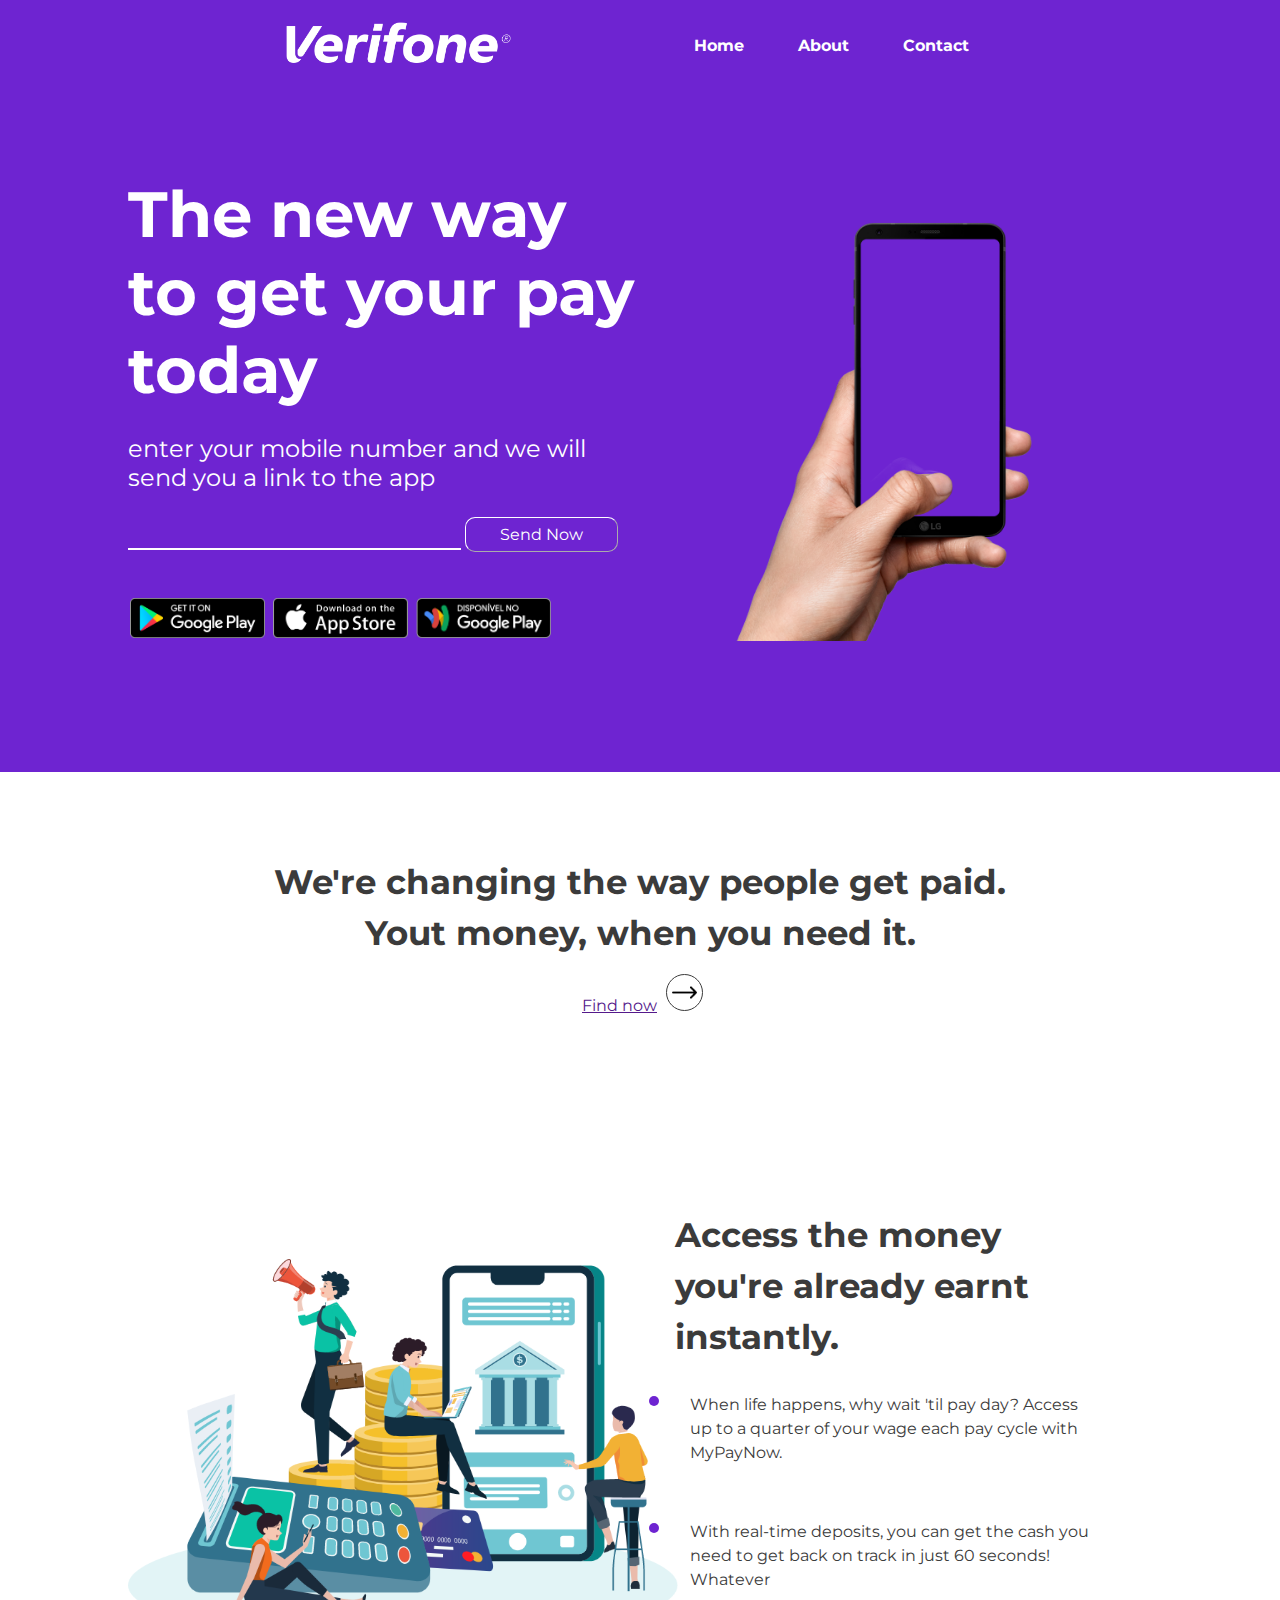
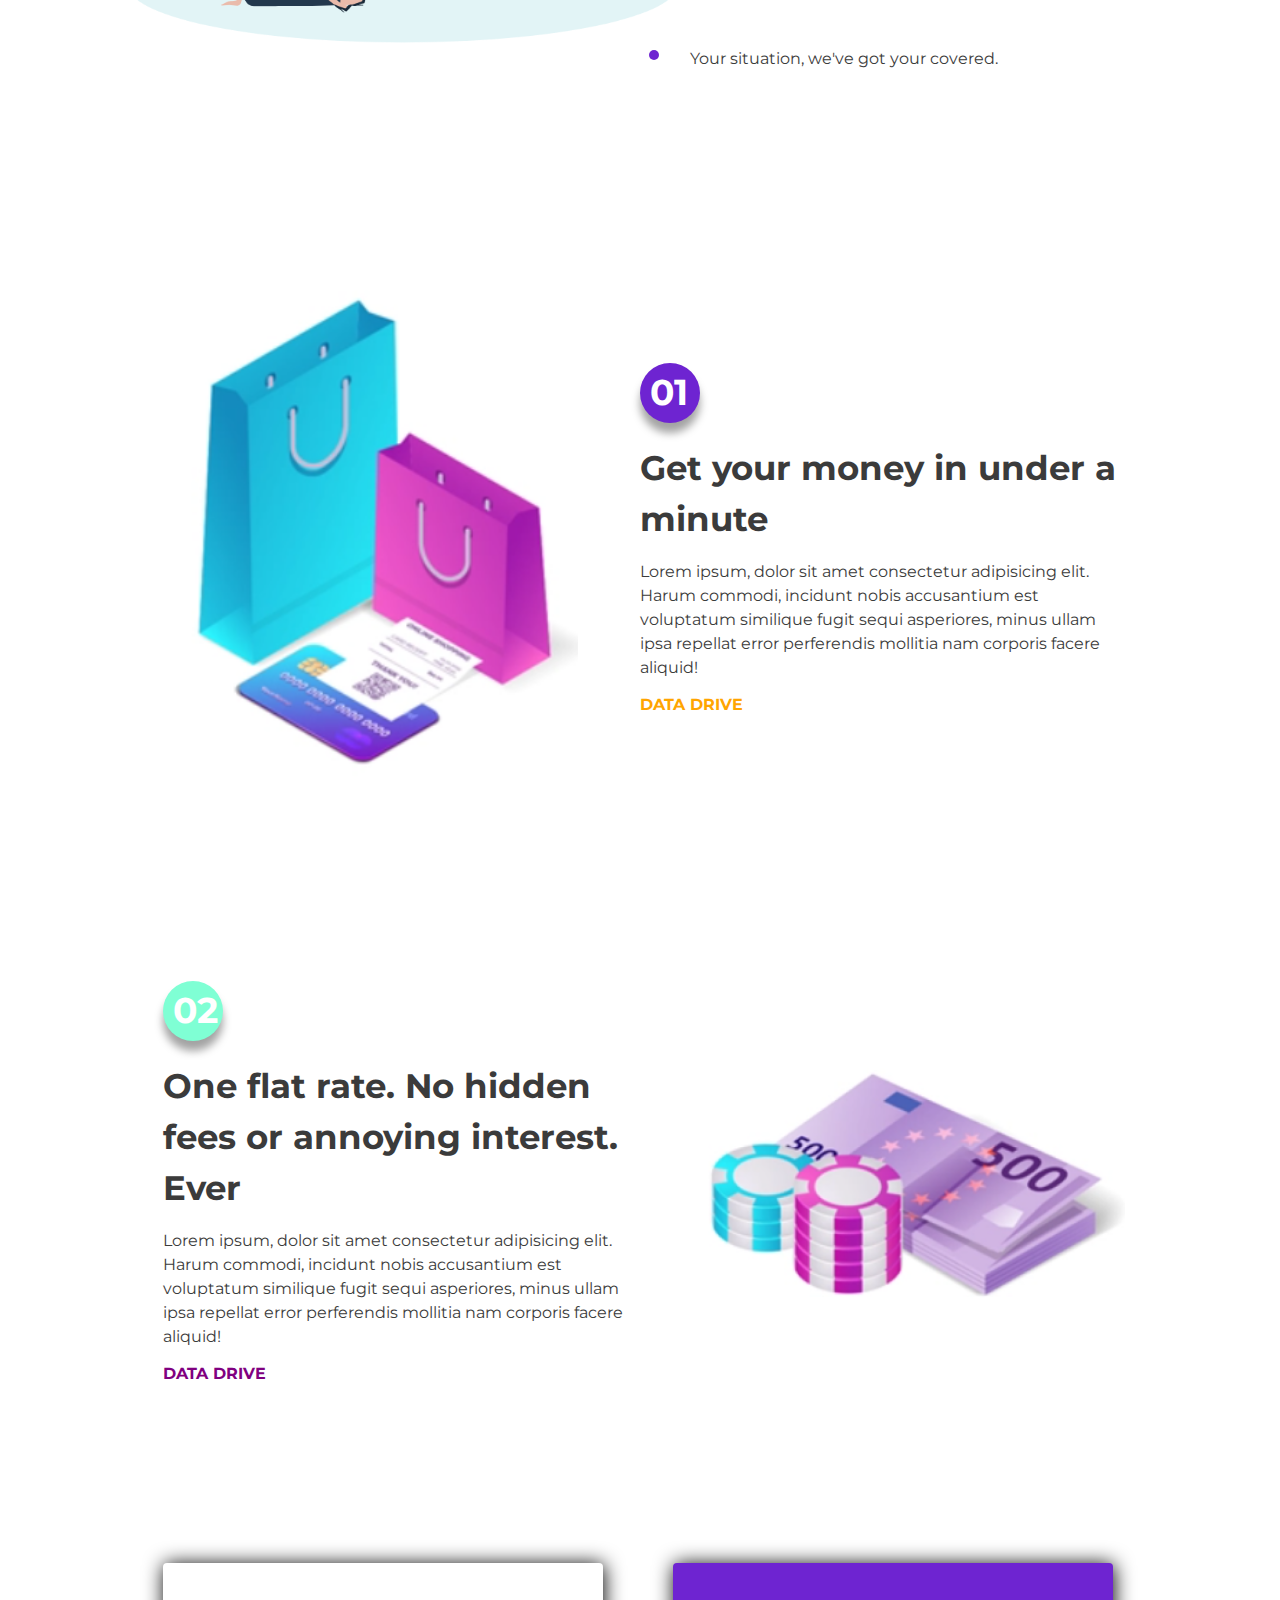
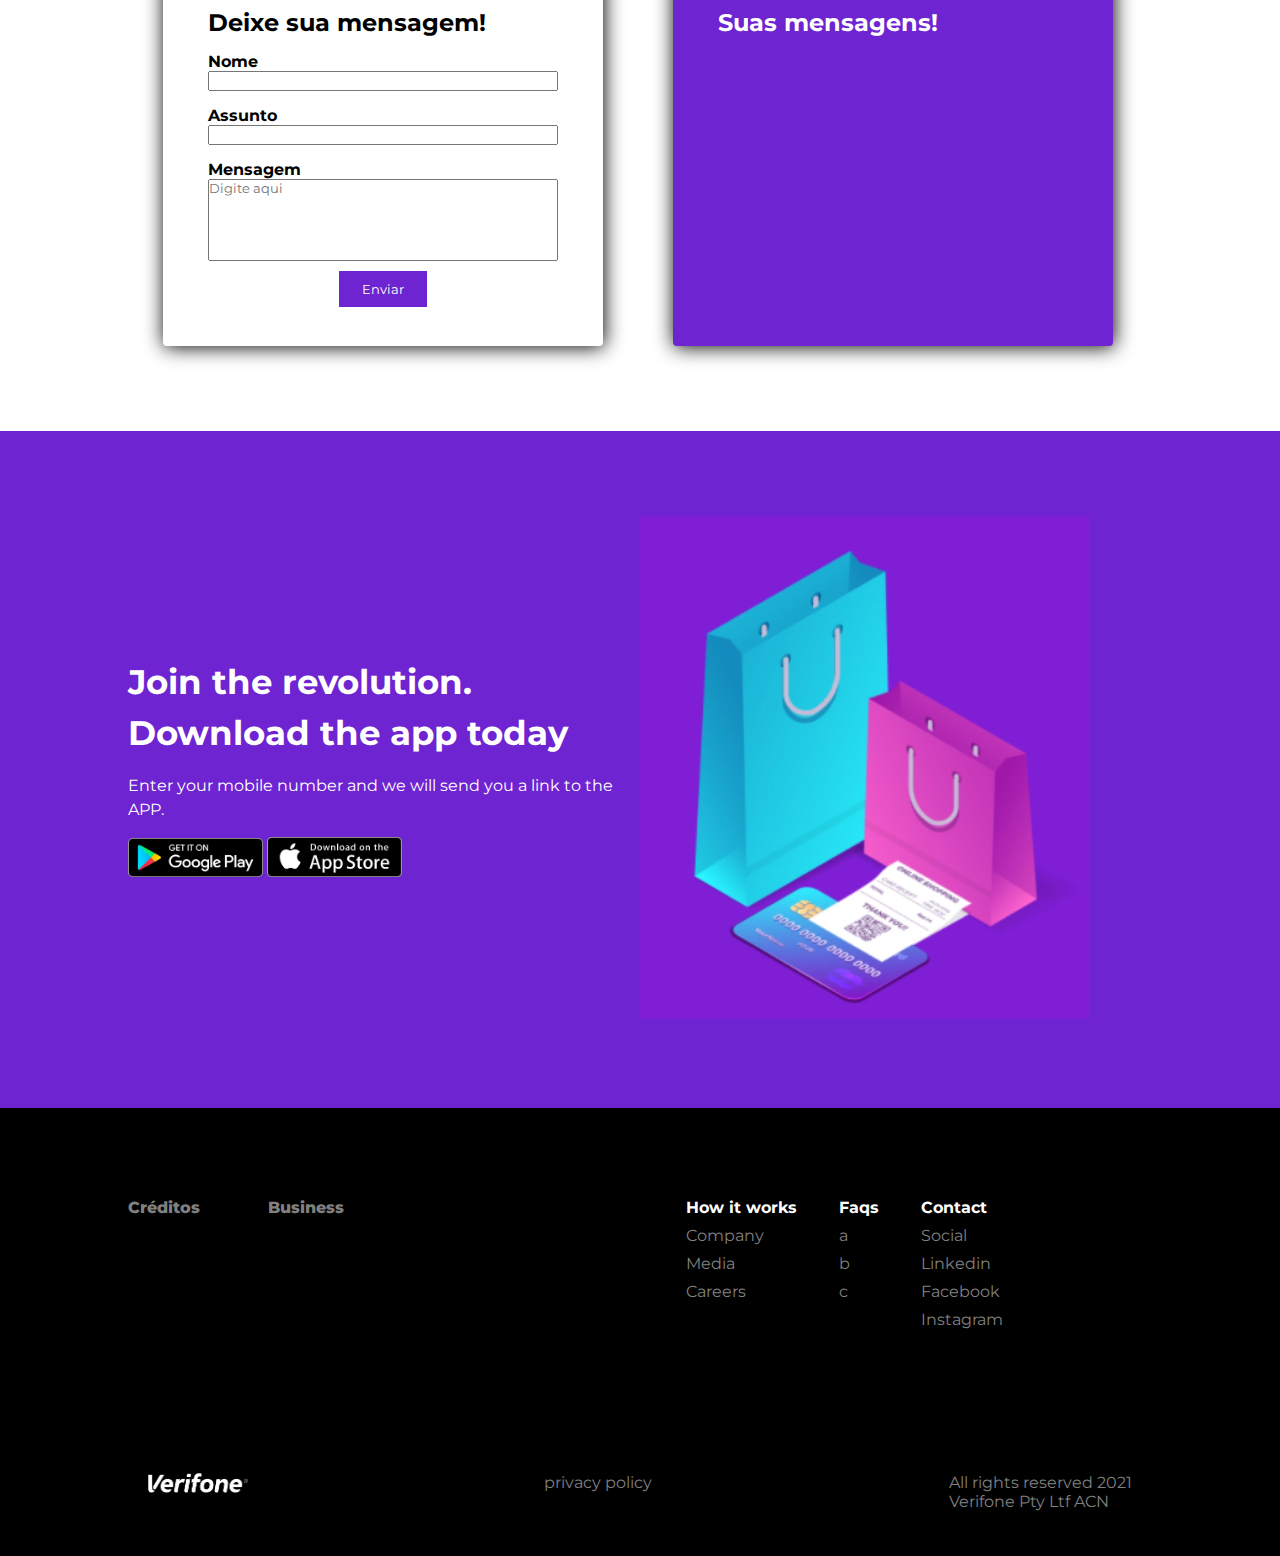
<file: index.html>
<!DOCTYPE html>
<html lang="PT-BR">
  <head>
    <meta charset="UTF-8" />
    <meta http-equiv="X-UA-Compatible" content="IE=edge" />
    <meta name="viewport" content="width=device-width, initial-scale=1.0" />
    <link rel="stylesheet" href="./style.css" />

    <title>Home</title>
  </head>
  <body>
    <header class="header">
      <a href="#">
        <img
          src="./assets/img/generic-logo.png"
          width="225px"
          alt="logomarca"
        />
      </a>

      <nav class="navbar">
        <a href="./index.html" title="Home">Home</a>

        <a href="./pages/about/index.html" title="About">About</a>

        <a href="./pages/contact/index.html" title="Contact">Contact</a>
      </nav>
    </header>

    <div id="destaque">
      <div id="left">
        <h2>The new way to get your pay today</h2>
        <p>enter your mobile number and we will send you a link to the app</p>
        <input type="text" name="" id="" />
        <button type="submit">Send Now</button>
        <div class="tags">
          <img src="./assets/img/tag-playstore.png" width="135px" alt="" />
          <img src="./assets/img/tag-applestore.png" width="135px" alt="" />
          <img src="./assets/img/tag-wallet.png" width="135px" alt="" />
        </div>
      </div>
      <div id="right">
        <img src="./assets/img/cellphone.png" width="65%" alt="" />
      </div>
    </div>

    <div id="section-1">
      <h2>
        We're changing the way people get paid. Yout money, when you need it.
      </h2>
      <div id="button">
        <a href="">Find now</a>
        <img src="./assets/icons/right-arrow.png" alt="" />
      </div>
    </div>

    <div id="section-2">
      <div id="left">
        <img src="./assets/img/banking-finance.png" alt="" />
      </div>
      <div id="right">
        <h2>Access the money you're already earnt instantly.</h2>
        <ul>
          <li id="item-1" class="item-1">
            When life happens, why wait 'til pay day? Access up to a quarter of
            your wage each pay cycle with MyPayNow.
          </li>
          <li id="item-2">
            With real-time deposits, you can get the cash you need to get back
            on track in just 60 seconds! Whatever
          </li>
          <li id="item-3">Your situation, we've got your covered.</li>
        </ul>
      </div>
    </div>

    <div id="section-3">
      <div id="left">
        <img src="./assets/img/img-1.png" alt="" />
      </div>
      <div id="right">
        <p class="number">01</p>
        <h2>Get your money in under a minute</h2>
        <p>
          Lorem ipsum, dolor sit amet consectetur adipisicing elit. Harum
          commodi, incidunt nobis accusantium est voluptatum similique fugit
          sequi asperiores, minus ullam ipsa repellat error perferendis mollitia
          nam corporis facere aliquid!
        </p>
        <a href="">DATA DRIVE</a>
      </div>
    </div>

    <div id="section-4">
      <div id="left">
        <p class="number">02</p>
        <h2>One flat rate. No hidden fees or annoying interest. Ever</h2>
        <p>
          Lorem ipsum, dolor sit amet consectetur adipisicing elit. Harum
          commodi, incidunt nobis accusantium est voluptatum similique fugit
          sequi asperiores, minus ullam ipsa repellat error perferendis mollitia
          nam corporis facere aliquid!
        </p>
        <a href="">DATA DRIVE</a>
      </div>
      <div id="right">
        <img src="./assets/img/img-2.png" alt="" />
      </div>
    </div>

    <div class="container">
      <div class="form-container">
        <h2>Deixe sua mensagem!</h2>
        <div>
          <form class="formulario" id="form">
            <label for="nome">Nome</label>
            <input type="text" name="nome" id="name" />
            <label for="assunto"> Assunto</label>
            <input type="text" name="assunto" id="subject" />
            <label for="mensagem"> Mensagem</label>
            <textarea
              name="mensagem"
              placeholder="Digite aqui"
              id="message"
              cols="30"
              rows="5"
              style="resize: none"
            ></textarea>
            <input type="button" name="Enviar" value="Enviar" id="send" />
          </form>
        </div>
      </div>

      <div class="messages" id="messageContainer">
        <h2>Suas mensagens!</h2>
      </div>
    </div>
    <div id="section-5">
      <div id="left">
        <h2>Join the revolution. Download the app today</h2>
        <p>Enter your mobile number and we will send you a link to the APP.</p>
        <div>
          <img src="./assets/img/tag-playstore.png" width="135px" alt="" />
          <img src="./assets/img/tag-applestore.png" width="135px" alt="" />
        </div>
      </div>
      <div id="right">
        <img src="./assets/img/img-3.png" alt="" />
      </div>
    </div>
    <footer>
      <div class="footer">
        <div class="left">
          <a href="" id="cred_btn">Créditos</a>
          <a href="">Business</a>
        </div>
        <div class="right">
          <div class="right-1">
            <p>How it works</p>
            <ul>
              <li>Company</li>
              <li>Media</li>
              <li>Careers</li>
            </ul>
          </div>
          <div class="right-2">
            <p>Faqs</p>
            <ul>
              <li>a</li>
              <li>b</li>
              <li>c</li>
            </ul>
          </div>
          <div class="right-3">
            <p>Contact</p>
            <ul>
              <li>Social</li>
              <li>Linkedin</li>
              <li>Facebook</li>
              <li>Instagram</li>
            </ul>
          </div>
        </div>
      </div>
      <div class="second-footer"> 
          <img src="./assets/img/generic-logo.png" alt="Verifone" width="100px" height="20px"/>
          <p>privacy policy</p>
        <div>
          <p>All rights reserved 2021</p>
          <p>Verifone Pty Ltf ACN</p>
        </div>
    </footer>
    <script src="./script.js"></script>
  </body>
</html>
</file>
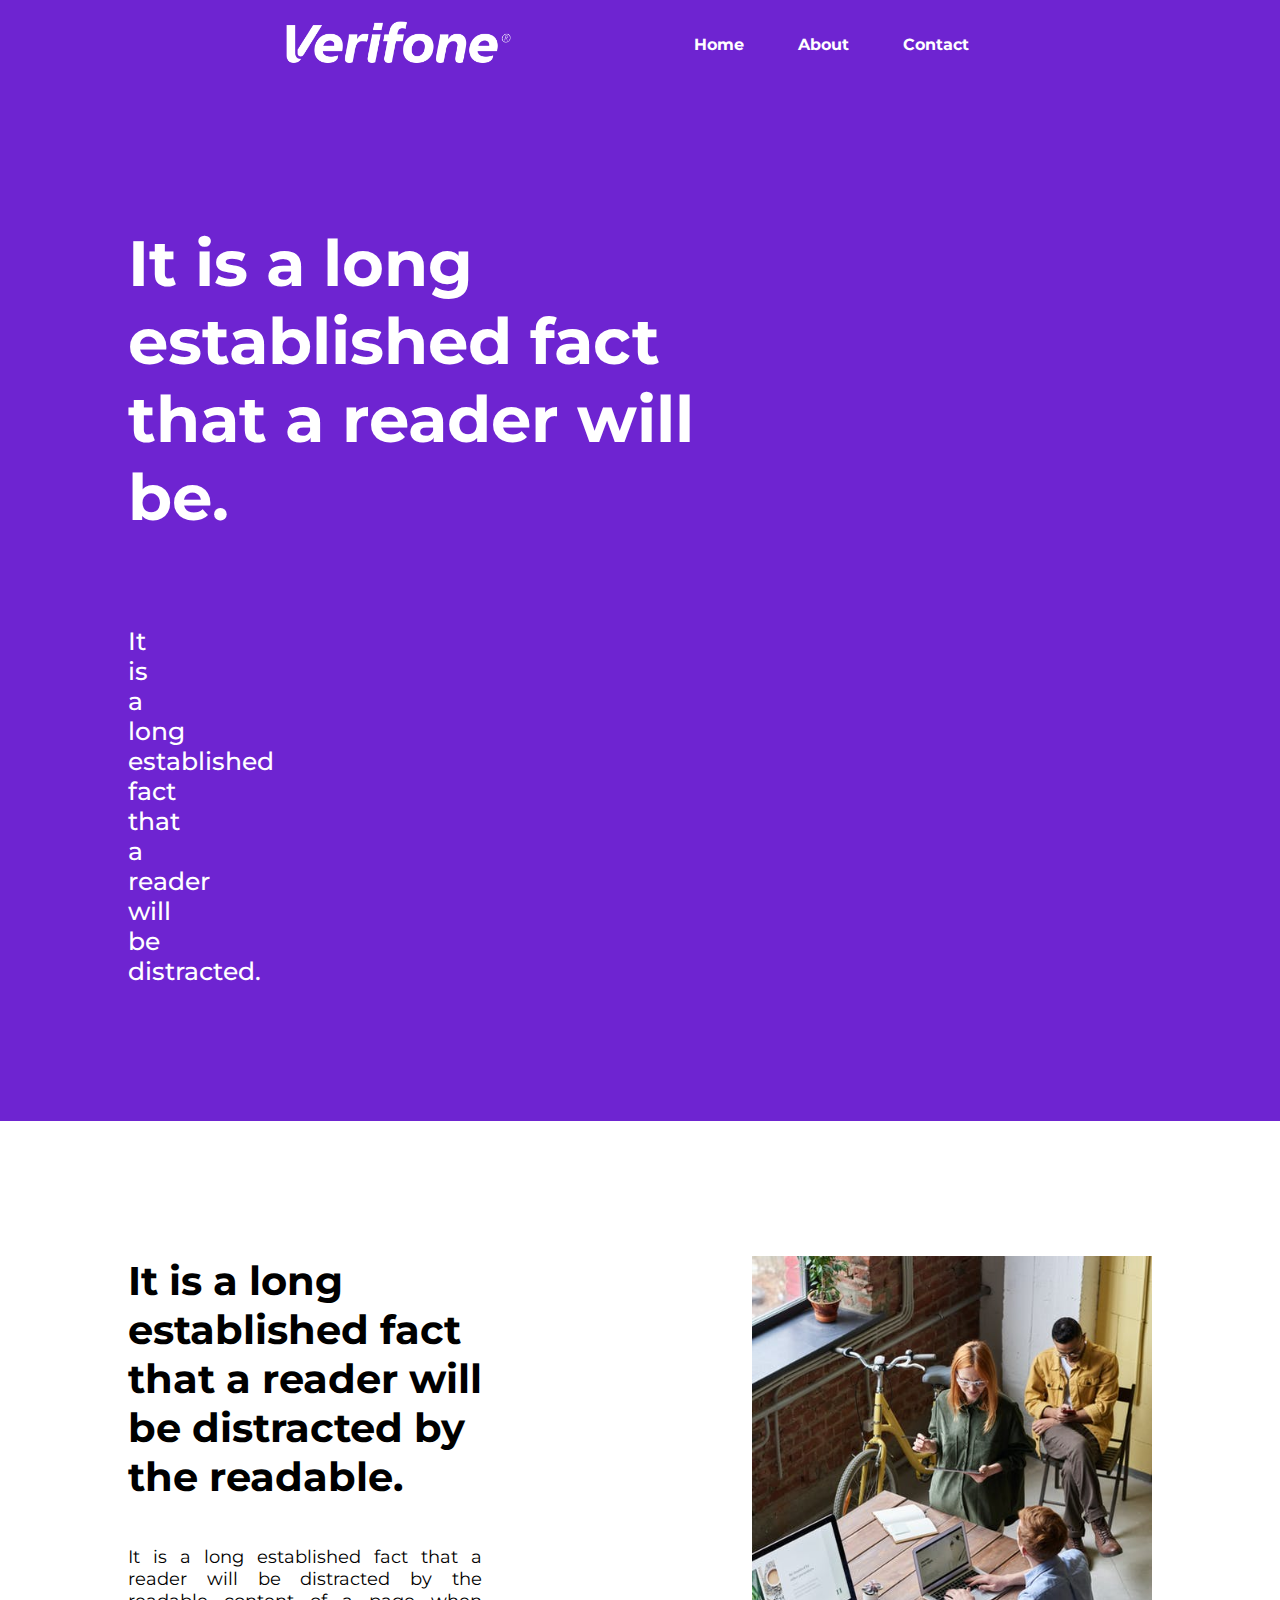
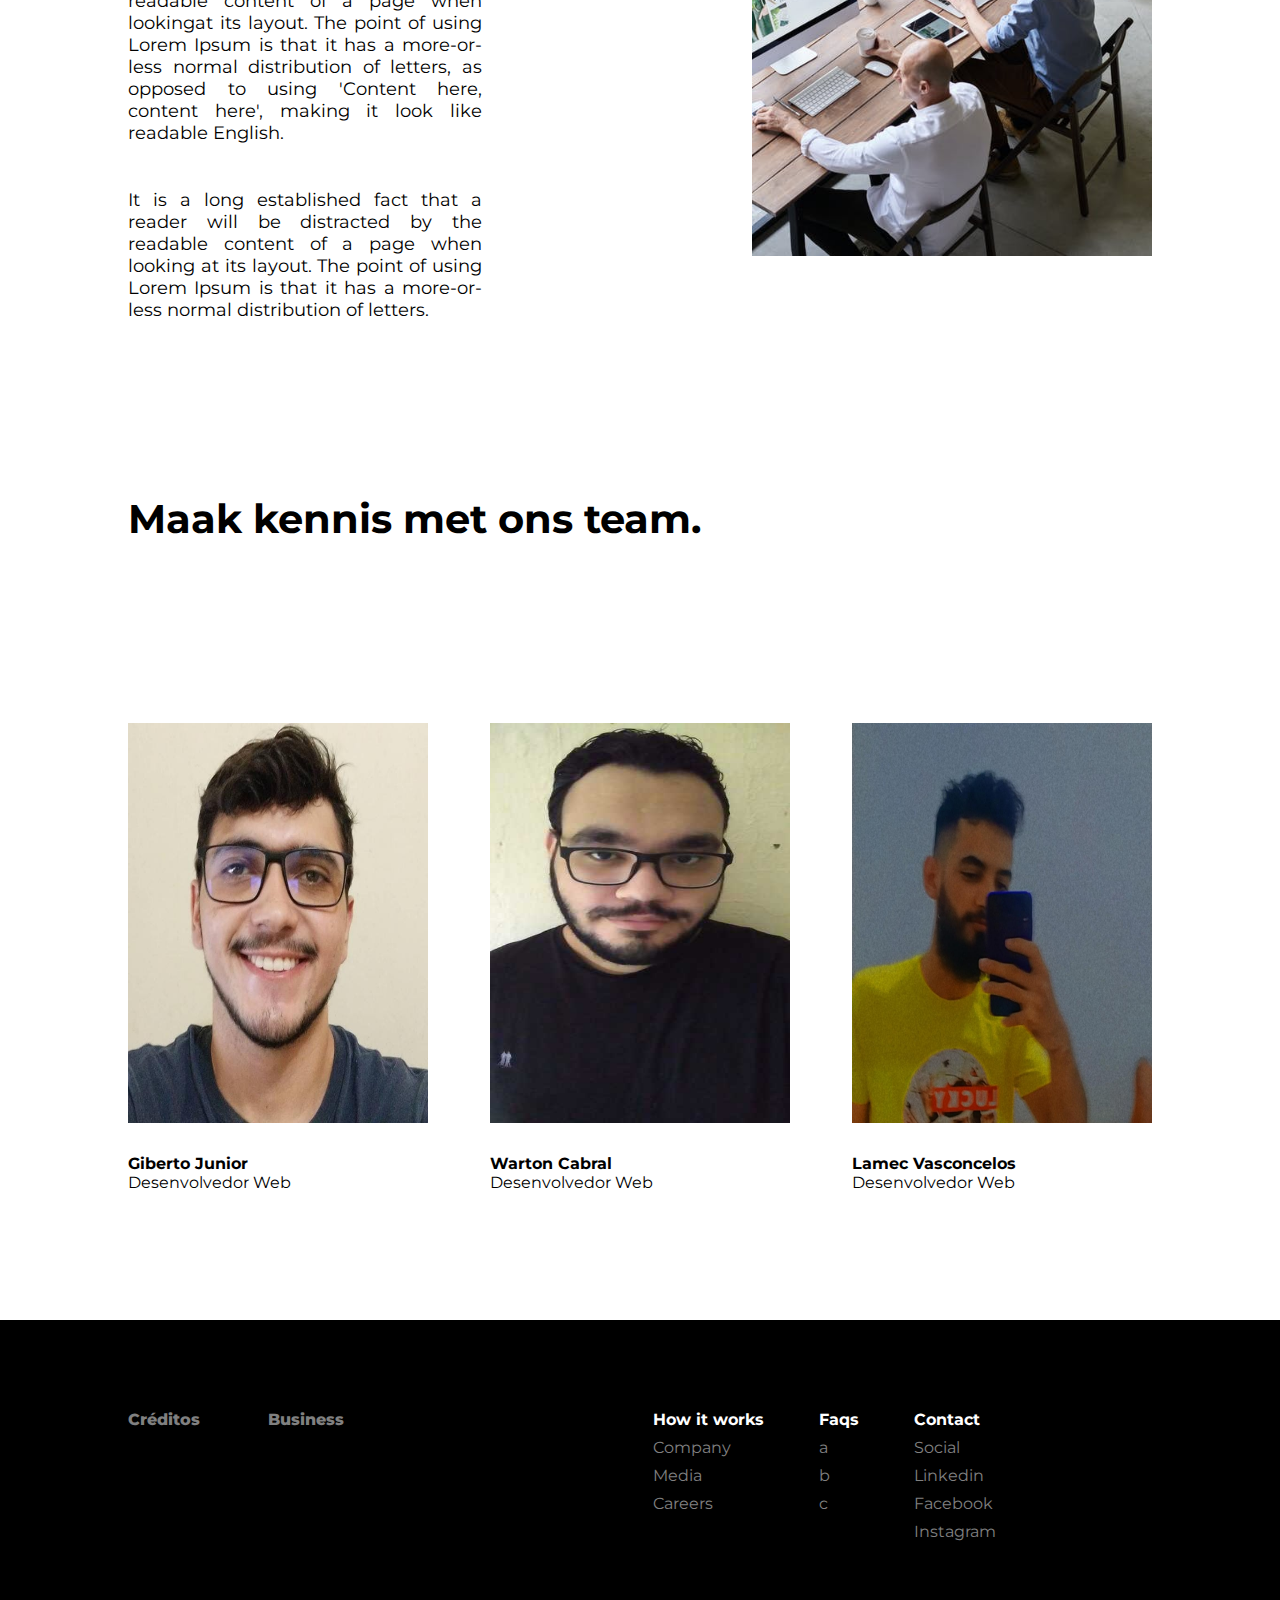
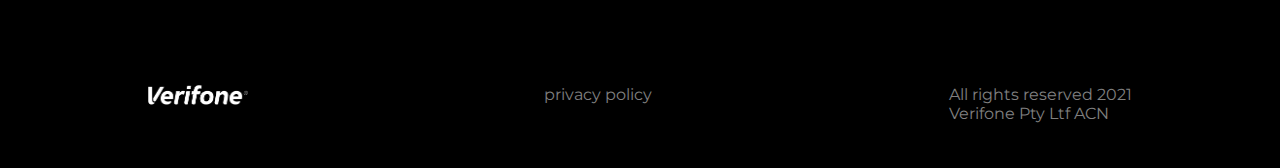
<file: pages/about/index.html>
<!DOCTYPE html>
<html lang="en">

<head>
  <meta charset="UTF-8" />
  <meta http-equiv="X-UA-Compatible" content="IE=edge" />
  <meta name="viewport" content="width=device-width, initial-scale=1.0" />
  <title>About</title>
  <link rel="stylesheet" href="./style.css" />
</head>

<body>
  <header class="header">
    <a href="#">
      <img src="../../assets/img/generic-logo.png" width="225px" alt="logomarca" />
    </a>

    <nav class="navbar">
      <a href="../../index.html" title="Home">Home</a>

      <a href="./index.html" title="About">About</a>

      <a href="../contact/index.html" title="Contact">Contact</a>
    </nav>
  </header>
  <section class="introduction">
    <h1>It is a long established fact that a reader will be.</h1>
    <p>It is a long established fact that a reader will be distracted.</p>
  </section>
  <section class="about">
    <div class="about-text">
      <h2>
        It is a long established fact that a reader will be distracted by the
        readable.
      </h2>
      <p>
        It is a long established fact that a reader will be distracted by the
        readable content of a page when lookingat its layout. The point of
        using Lorem Ipsum is that it has a more-or-less normal distribution of
        letters, as opposed to using 'Content here, content here', making it
        look like readable English.
      </p>
      <p>
        It is a long established fact that a reader will be distracted by the
        readable content of a page when looking at its layout. The point of
        using Lorem Ipsum is that it has a more-or-less normal distribution of
        letters.
      </p>
    </div>
    <div class="about-img">
      <img src="./src/office.jpeg" alt="Escritório" width="400" height="600" />
    </div>
  </section>
  <section class="team">
    <h2>Maak kennis met ons team.</h2>
    <div class="team-members">
      <div class="team-member">
        <img src="./src/gilbas.jpeg" alt="Gilberto" height="400" width="300" />
        <p><b>Giberto Junior</b></p>
        <p>Desenvolvedor Web</p>
      </div>
      <div class="team-member">
        <img src="./src/warton.jpeg" alt="Warthon" height="400" width="300" />
        <p><b>Warton Cabral</b></p>
        <p>Desenvolvedor Web</p>
      </div>
      <div class="team-member">
        <img src="./src/lamec.jpeg" alt="Lamec" height="400" width="300" />
        <p><b>Lamec Vasconcelos</b></p>
        <p>Desenvolvedor Web</p>
      </div>
    </div>
  </section>
  <footer>
    <div class="footer">
      <div class="left">
        <a href="" id="cred_btn">Créditos</a>
        <a href="">Business</a>
      </div>
      <div class="right">
        <div class="right-1">
          <p>How it works</p>
          <ul>
            <li>Company</li>
            <li>Media</li>
            <li>Careers</li>
          </ul>
        </div>
        <div class="right-2">
          <p>Faqs</p>
          <ul>
            <li>a</li>
            <li>b</li>
            <li>c</li>
          </ul>
        </div>
        <div class="right-3">
          <p>Contact</p>
          <ul>
            <li>Social</li>
            <li>Linkedin</li>
            <li>Facebook</li>
            <li>Instagram</li>
          </ul>
        </div>
      </div>
    </div>
    <div class="second-footer"> 
        <img src="./src/generic-logo.png" alt="Verifone" width="100px" height="20px"/>
        <p>privacy policy</p>
      <div>
        <p>All rights reserved 2021</p>
        <p>Verifone Pty Ltf ACN</p>
      </div>
  </footer>
  <script>
    let credit = document.getElementById("cred_btn");
    credit.onclick = () => {
      alert("Desenvolviment de Software para Web - 2021.1 \n Equipe: Lamec Vasconcelos, Gilberto Júnior e Warton Cabral")
    }
  </script>
</body>
</html>
</file>
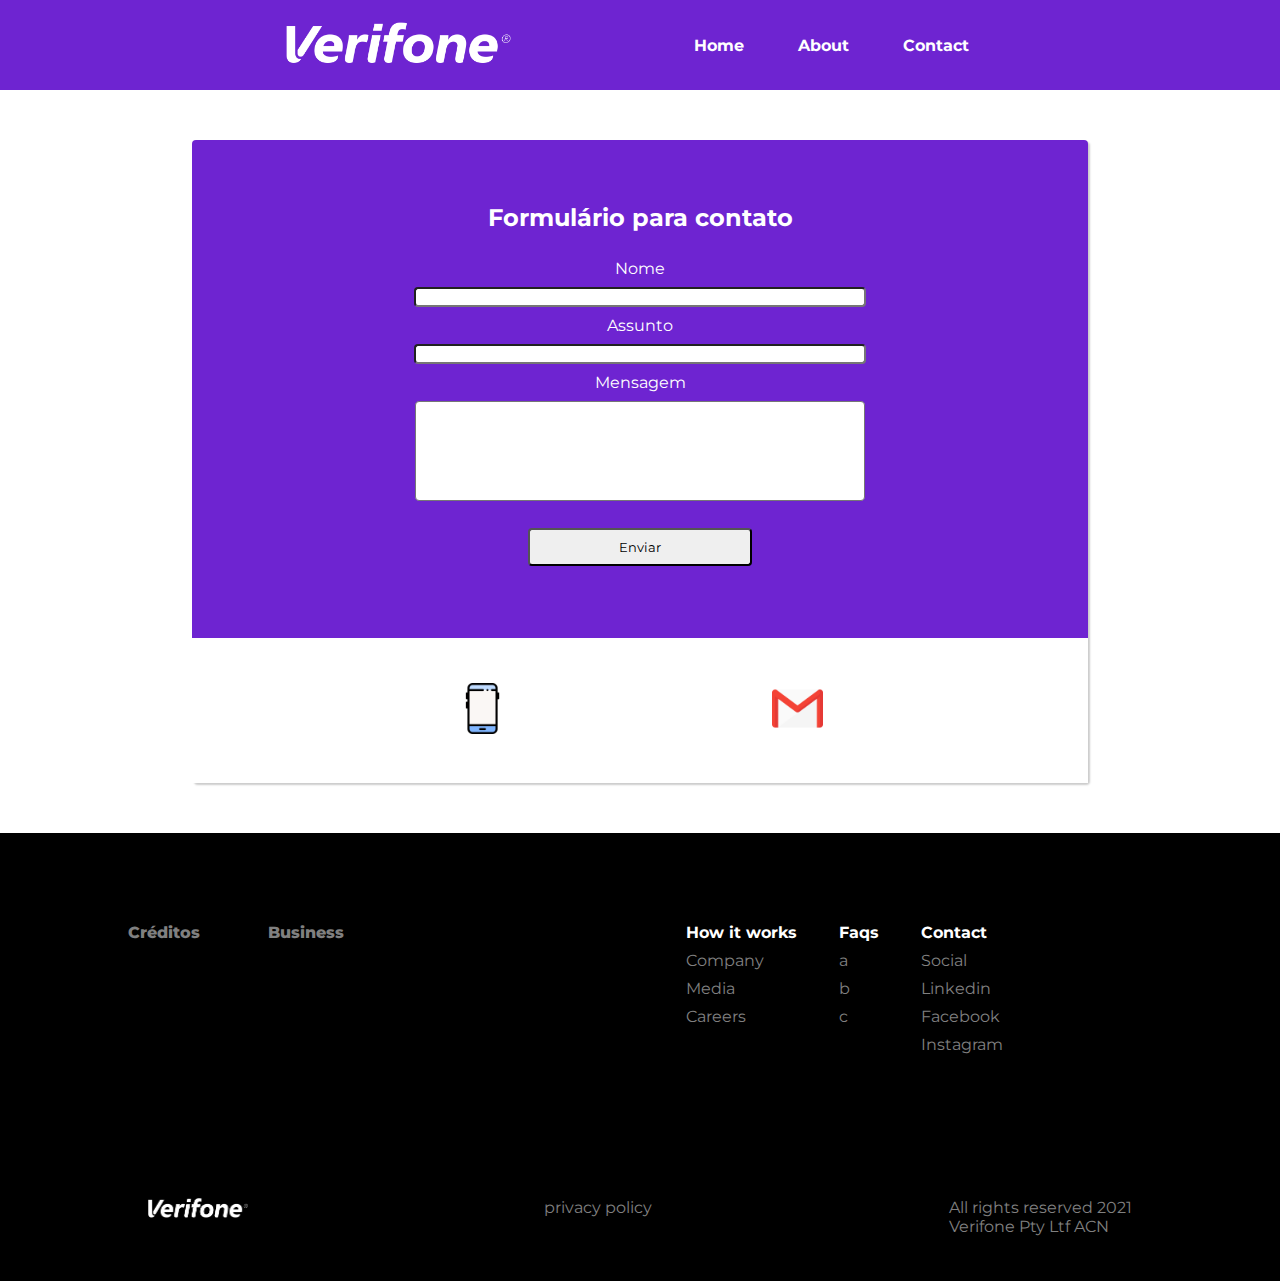
<file: pages/contact/index.html>
<!DOCTYPE html>
<html lang="en">
<head>
  <meta charset="UTF-8">
  <meta http-equiv="X-UA-Compatible" content="IE=edge">
  <meta name="viewport" content="width=device-width, initial-scale=1.0">
  <link rel="stylesheet" href="./style.css">
  <title>Contato</title>
</head>
<body>
<header class="header">
      <a href="#">
        <img
          src="../../assets/img/generic-logo.png"
          width="225px"
          alt="logomarca"
        />
      </a>

      <nav class="navbar">
        <a href="../../index.html" title="Home">Home</a>

        <a href="../about/index.html" title="About">About</a>

        <a href="../contact/index.html" title="Contact">Contact</a>
      </nav>
    </header>
    <section class="contact-container">
      <h2>Formulário para contato</h2>
      <div class="form-container">
        <form action="" class="form">
          <label for="nome">Nome</label>
          <input type="text" name="nome" id="name">
          <label for="assunto">Assunto</label>
          <input type="text" name="assunto" id="subject">
          <label for="mensagem">Mensagem</label>
          <textarea name="" id="txt-area" cols="30" rows="5"></textarea>
          <button id="btn-send">Enviar</button>
        </form>
      </div>
      
      <div class="contacts-extra">
        <a href="tel:85-94002-8922">
          <img src="../../assets/icons/smartphone.png" alt="icone do celular">
        </a>
        
        <a href="mailto:verifone@gmail.com">
          <img src="../../assets/icons/gmail.png" alt="icone do gmail">
        </a>
      </div>
    </section>
    <footer>
      <div class="footer">
        <div class="left">
          <a href="" id="cred_btn">Créditos</a>
          <a href="">Business</a>
        </div>
        <div class="right">
          <div class="right-1">
            <p>How it works</p>
            <ul>
              <li>Company</li>
              <li>Media</li>
              <li>Careers</li>
            </ul>
          </div>
          <div class="right-2">
            <p>Faqs</p>
            <ul>
              <li>a</li>
              <li>b</li>
              <li>c</li>
            </ul>
          </div>
          <div class="right-3">
            <p>Contact</p>
            <ul>
              <li>Social</li>
              <li>Linkedin</li>
              <li>Facebook</li>
              <li>Instagram</li>
            </ul>
          </div>
        </div>
      </div>
      <div class="second-footer"> 
          <img src="../../assets/img/generic-logo.png" alt="Verifone" width="100px" height="20px"/>
          <p>privacy policy</p>
        <div>
          <p>All rights reserved 2021</p>
          <p>Verifone Pty Ltf ACN</p>
        </div>
    </footer>
    <script>
      let credit = document.getElementById("cred_btn");
      credit.onclick = () => {
          alert("Desenvolviment de Software para Web - 2021.1 \n Equipe: Lamec Vasconcelos, Gilberto Júnior e Warton Cabral")
      }
    </script>
</body>
</html>
</file>
<file: style.css>
@import url('https://fonts.googleapis.com/css2?family=Montserrat&display=swap');

* {
    margin: 0;
    padding: 0;
    font-family: "Montserrat";
}

.header {
    display: flex;
    min-height: 60px;
    background-color: #6E24D1;
    justify-content: space-evenly;
    align-items: center;
    padding: 15px 10%;
}

.navbar a {
    color: white;
    margin: 0 25px;
    font-weight: bold;
    text-decoration: none;
}

#destaque {
    background-color: #6E24D1;
    display: flex;
    padding: 85px 10%;
}

#destaque #left, #right{
    width: 50%;
    align-self: center;
}

#destaque #left p {
    padding: 25px 0;
    color: white;
    font-family: 'Montserrat';
    font-size: 24px;
}

#destaque #left input {
    background-color: #6E24D1;
    border: none;
    border-bottom: white solid 2px;
    width: 65%;
    color: white;
    font-size: 20px;
    line-height: 1.5em;
    margin-right: 5px 10px;
}

#destaque #left button {
    background-color: transparent;
    border-color: white;
    border-radius: 10px;
    border-width: 1px;
    color: white;
    width: 30%;
    height: 35px;
    font-size: 16px;
}

#destaque #right {
    text-align: center;
}

#destaque h2 {
    color: white;
    font-size: 64px;
    font-family: 'Montserrat';
    font-weight: bold;
}

#destaque .tags img {
    margin: 45px 2px;
}

#section-1 {
    text-align: center;
    padding: 85px 20%;
}

#section-1 h2 {
    color: rgb(59, 59, 59);
    font-size: 34px;
    line-height: 1.5em;
}

#section-1 a {
    padding: 5px;
    line-height: 5px;
}

#section-1 img {
    width: 25px;
    padding: 5px;
    border: rgb(59, 59, 59) 1px solid;
    border-radius: 25px;
}

#section-1 #button {
    margin: 15px 0;
}

#section-2, #section-3, #section-4, #section-5{
    display: flex;
    padding: 85px 10%;
}

#left, #right {
    width: 50%;
    align-self: center;
    align-content: center;
}

#section-2 #left img {
    width: 550px;
}

#section-2 #right {
    padding: 10px 35px;
}

#section-2 #right h2 {
    color: rgb(59, 59, 59);
    font-size: 34px;
    line-height: 1.5em;
}

#section-2 #right li {
    padding: 25px 15px;
    color: rgb(59, 59, 59);
    line-height: 1.5em;
}

#section-2 #right li::marker {
    font-size: 30px;
    color: #6E24D1;
}

#section-3 #left img {
    width: 450px;
}

#section-3 #right .number {
    font-size: 36px;
    width: 40px;
    font-weight: bold;
    padding: 10px;
    border-radius: 60px;
    background-color: #6E24D1;
    box-shadow:  0px 10px 8px #0000005d;
    color: white;
    margin-bottom: 20px;
    line-height: 1.1em;
}

#section-3 #right {
    padding: 10px 35px;
}

#section-3 #right h2 {
    color: rgb(59, 59, 59);
    font-size: 34px;
    line-height: 1.5em;
}

#section-3 #right p {
    margin: 15px 0;
    color: rgb(59, 59, 59);
    line-height: 1.5em;
}

#section-3 a {
    color: orange;
    text-decoration: none;
    font-weight: bold;
}

#section-4 #right img {
    width: 450px;
}

#section-4 #left .number {
    font-size: 36px;
    width: 40px;
    font-weight: bold;
    padding: 10px;
    border-radius: 60px;
    background-color: aquamarine;
    box-shadow:  0px 10px 8px #0000005d;
    color: white;
    margin-bottom: 20px;
    line-height: 1.1em;
}

#section-4 #left {
    padding: 10px 35px;
}

#section-4 #left h2 {
    color: rgb(59, 59, 59);
    font-size: 34px;
    line-height: 1.5em;
}

#section-4 #left p {
    margin: 15px 0;
    color: rgb(59, 59, 59);
    line-height: 1.5em;
}

#section-4 a {
    color: purple;
    text-decoration: none;
    font-weight: bold;
}

#section-5 {
    background-color:#6E24D1;
}

#section-5 #left h2 {
    color: white;
    font-size: 34px;
    line-height: 1.5em;
}

#section-5 #left p {
    margin: 15px 0;
    color: white;
    line-height: 1.5em;
}

#section-5 #right img {
    width: 450px;
}

.container{
    display: flex;
    padding: 85px 10%;
}

.form-container {
    background-color: white;
    border-radius: 4px;
    box-shadow: 1px 1px 20px;
    padding: 45px;
    max-width: 50%;
    margin: 0 35px;
    display: flex;
    flex-direction: column;
    width: 350px;
    max-height: 293px;
}

.formulario, .formFull {
    display: flex;
    flex-direction: column;
    max-height: 293px;
}

.formulario > input[type="button"], .formFull > input[type="button"]{
    width: 25%;
    align-self: center;
    background-color: #6E24D1;
    border: none;
    padding: 10px;
    color: white;
    transition: 0.25s;
}

.formulario > input[type="button"]:hover, .formFull > input[type="button"]:hover{
    width: 30%;
}

.formulario label, .formFull label {
    margin-top: 15px;
    font-weight: bold;
}

.formulario #send, .formFull #send {
    margin: 10px 0;
}

.messages, .messagesFull {
    color: white;
    background-color:#6E24D1;
    border-radius: 4px;
    box-shadow: 1px 1px 20px black;
    padding: 45px;
    width: 350px;
    max-width: 50%;
    margin: 0 35px;
    display: flex;
    flex-direction: column;
    max-height: 293px;
    overflow-y: auto;
    overflow-x: hidden;
}

.mensagem{
    color: black;
    background-color: white;
    border-radius: 4px;
    box-shadow: 1px 1px 20px;
    max-width: 80%;
    padding: 15px;
    margin: 8px 0;
    display: flex;
    flex-direction: column;
    flex-wrap: wrap;
    word-wrap: break-word;
    word-break: break-all;
}

.mensagem button {
    width: 15px;
}

/*Rodape*/

.footer {
    display: flex;
    flex-direction: row;
    background-color: black;
    justify-content: space-evenly;
    padding: 10vh 0;
   
}
.footer .left {
    width: 60vw;
    padding-left: 10vw;
    align-self: flex-start;
}

.footer .left a{
    margin-right: 5vw;
}

.footer .left a {
    color: gray;
    text-decoration: none;
    font-weight: 800;
}
.footer .left a:hover {
    color: white;
}

.footer .right {
    width: 40vw;
    display: flex;
    flex-direction: row;
    justify-content: space-around;
    margin-right: 20vw;
}

.footer .right p{
    color: white;
    font-weight: 700;
}

.footer .right ul li {
    color: gray;
    list-style: none;
    margin: 1vh 0;
}

.second-footer {
    background: black;
    display: flex;
    flex-direction: row;
    justify-content: space-around;
    padding: 5vh 0;
}

.second-footer p{
    color: gray;
    font-size: 16px;
}
</file>
<file: pages/about/style.css>
/*Estilos gerais*/
@import url('https://fonts.googleapis.com/css2?family=Montserrat&display=swap');
* {
    font-family: 'Montserrat', sans-serif;
    box-sizing: border-box;
}
body, h1, h2, p, ul, li, a {
        margin: 0px;
        padding: 0px;
        
}

.header {
    display: flex;
    min-height: 60px;
    background-color: #6E24D1;
    justify-content: space-evenly;
    align-items: center;
    padding: 21px 10%;
}

.navbar a {
    color: white;
    margin: 0 25px;
    font-weight: bold;
    text-decoration: none;
}


/*introducao*/

.introduction {
    padding: 15vh 10vw;
    background-color: #6E24D1;
    margin-bottom: 15vh;
}

.introduction h1 {
    font-size: 64px;
    color: white;
    margin-right: 35vw;
    margin-bottom: 10vh;
}

.introduction p{
    margin-right: 110vh;
    color: white;
    font-weight: 500;
    font-size: 25px;
}

/*Sobre*/

.about {
    margin: 0 10vw;
    display: flex;
    flex-direction: row;
}

.about .about-text {
    margin-right: 30vh;
}

.about .about-text h2 {
    font-size: 40px;
    margin-bottom: 5vh;
}

.about .about-text p {
    margin-bottom: 5vh;
    text-align: justify;
    font-size: 18px;
}

.about .about-img {
    max-width: 100%;
    height: auto;
}

/*Time*/

.team {
    margin: 10vw;
}

.team h2 {
    font-size: 40px;
    margin-bottom: 20vh;
}

.team .team-members {
    display: flex;
    justify-content: space-between;
}

.team .team-members .team-member img {
    margin-bottom: 3vh;
}


/*Rodape*/

.footer {
    display: flex;
    flex-direction: row;
    background-color: black;
    justify-content: space-evenly;
    padding: 10vh 0;
   
}
.footer .left {
    width: 60vw;
    padding-left: 10vw;
    align-self: flex-start;
}

.footer .left a{
    margin-right: 5vw;
}

.footer .left a {
    color: gray;
    text-decoration: none;
    font-weight: 800;
}
.footer .left a:hover {
    color: white;
}

.footer .right {
    width: 40vw;
    display: flex;
    flex-direction: row;
    justify-content: space-around;
    margin-right: 20vw;
}

.footer .right p{
    color: white;
    font-weight: 700;
}

.footer .right ul li {
    color: gray;
    list-style: none;
    margin: 1vh 0;
}

.second-footer {
    background: black;
    display: flex;
    flex-direction: row;
    justify-content: space-around;
    padding: 5vh 0;
}

.second-footer p{
    color: gray;
    font-size: 16px;
}
</file>
<file: pages/contact/style.css>
@import url('https://fonts.googleapis.com/css2?family=Montserrat&display=swap');
*{
    font-family: 'Montserrat', sans-serif;
    scroll-behavior: smooth;
    margin: 0;
    padding: 0;
}

.header {
    display: flex;
    min-height: 60px;
    background-color: #6E24D1;
    justify-content: space-evenly;
    align-items: center;
    padding: 15px 10%;
}

.navbar a {
    color: white;
    margin: 0 25px;
    font-weight: bold;
    text-decoration: none;
}

.contact-container{
    text-align: center;
    color: white;
    border-radius: 4px;
    background-color: #6e24d1;
    margin: 50px auto;
    width:70vw;
    padding: 5vh 0;
    box-shadow: 2px 2px 2px #ccc;
}
.contact-container>h2{
    margin:2vh 0;
}
.contact-container:hover{
    box-shadow: 5px 4px 3px rgb(156, 156, 156);
    transition: 0.3s;
}

.form{
    display: flex;
    flex-direction: column;
    align-items: center;
    text-align: center;
    color: white;
}
.form > [type="text"]{
    width: 50%;
    border-radius: 4px;
    text-align: center;
}
.form > [type="text"]:focus{
    transform: scale(1.1);
    transition: 0.5s;
}


.form>:not(input){
    padding: 1% 0;
    border-radius: 4px;
    text-align: center;
}

.form>:not(input):focus{
    transform: scale(1.1);
    transition: 0.5s;
}


#txt-area{
    width: 50%;
    resize: none;
}
#btn-send{
    margin:3vh 0;
    width: 25%;
}

.contacts-extra{
    position: relative;
    top: 5vh;
    display: flex;
    justify-content: space-evenly;
    margin: 0 auto;
    padding: 5vh 0;
    background-color: white;
}
.contacts-extra> a{
    color: black;
    text-decoration: none;
}
.contacts-extra> a:hover{
    transform: scale(1.2);
    transition: 0.4s;
    text-decoration: none;

}
.contacts-extra > a >img{
    width: 4vw;
}

/*Rodape*/

.footer {
    display: flex;
    flex-direction: row;
    background-color: black;
    justify-content: space-evenly;
    padding: 10vh 0;
   
}
.footer .left {
    width: 60vw;
    padding-left: 10vw;
    align-self: flex-start;
}

.footer .left a{
    margin-right: 5vw;
}

.footer .left a {
    color: gray;
    text-decoration: none;
    font-weight: 800;
}
.footer .left a:hover {
    color: white;
}

.footer .right {
    width: 40vw;
    display: flex;
    flex-direction: row;
    justify-content: space-around;
    margin-right: 20vw;
}

.footer .right p{
    color: white;
    font-weight: 700;
}

.footer .right ul li {
    color: gray;
    list-style: none;
    margin: 1vh 0;
}

.second-footer {
    background: black;
    display: flex;
    flex-direction: row;
    justify-content: space-around;
    padding: 5vh 0;
}

.second-footer p{
    color: gray;
    font-size: 16px;
}
</file>
